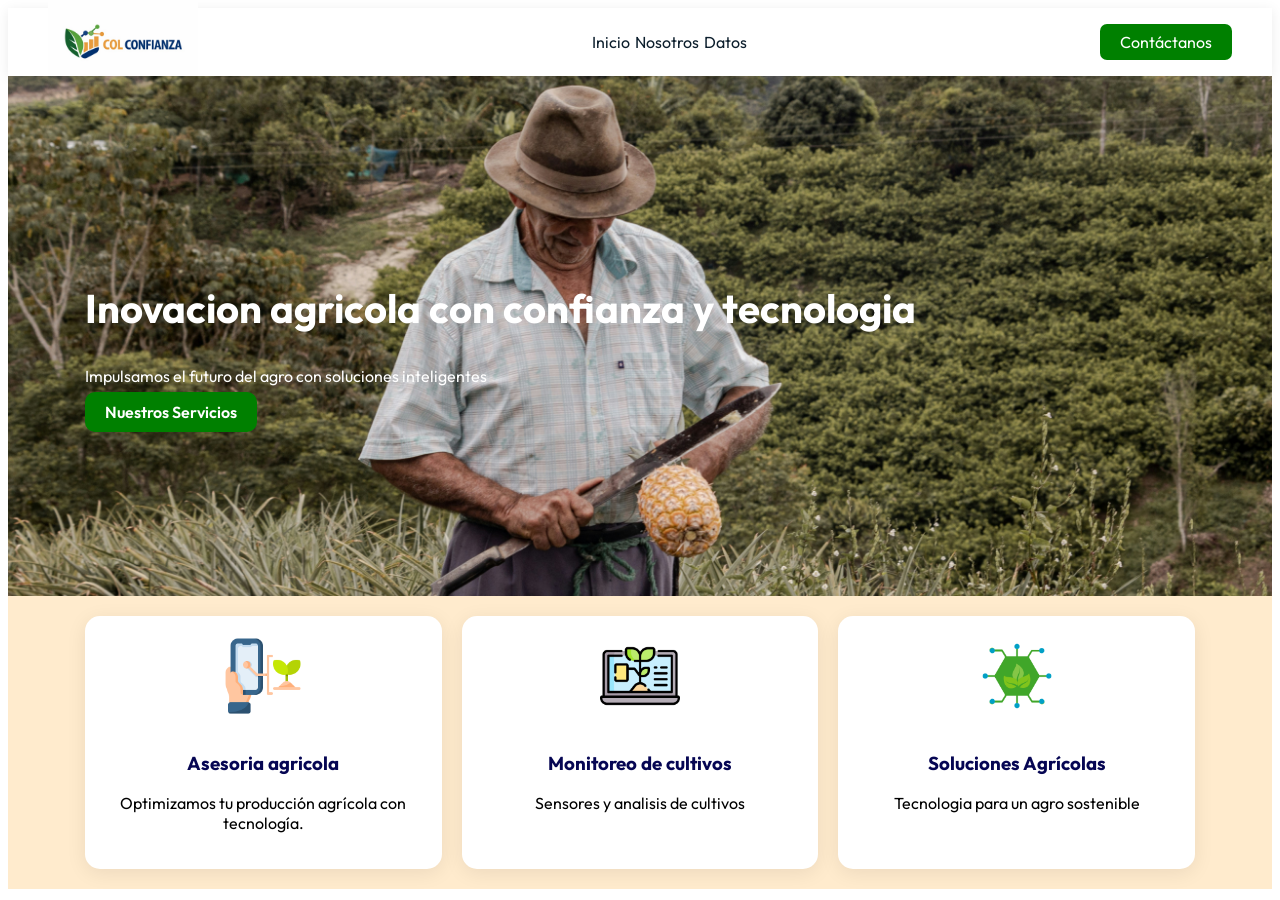
<file: Index.html>
<head>
    <meta charset="UTF-8">
    <meta name="viewport" content="width=device-width, initial-scale=1.0">
    <title>ColConfianza</title>
    <link rel="stylesheet" href="style.css">
    <link href="https://fonts.googleapis.com/css2?family=Outfit:wght@400;600;700&display=swap" rel="stylesheet">
    
    
</head>
<body>
        <nav>
           <a href="index.html" class="logo">
            <img src="img/logoCol.jpeg" alt="ColConfianza">
           </a>

            <ul>
                 <li><a href="index.html">Inicio</a></li>
                <li><a href="about.html">Nosotros</a></li>
                <li><a href="dashboard.html">Datos</a></li>
            </ul>
               
              
        
        <a class="btn-cta" href="contact.html">Contáctanos</a>
        </nav>

        <section class="hero">
            <div class="hero-content">
            <h1>Inovacion agricola con confianza y tecnologia </h1>
            <p> Impulsamos el futuro del agro con soluciones inteligentes</p>
            <a class="btn-ns" href="services.html">Nuestros Servicios</a>
            </div>
            <div class="hero-image">
                <img src="img/heroimg.jpg" alt="Agricultura inteligente">
            </div>

        </section>
        
        </div>
        <section class="servicios">
            <div class="servicios-content">
            <div class="servicios-card">
               <img src="img/asesoria.png" alt="Asesoría agrícola">
                <h3> Asesoria agricola</h3>
                <p> Optimizamos tu producción agrícola con tecnología.</p>
            </div>
         
            <div class="servicios-card">
                <img src="img/monitor.png" alt="Monitoreo de cultivos">
                <h3> Monitoreo de cultivos</h3>
                <p> Sensores y analisis de cultivos</p>
                
            </div>
            <div class="servicios-card">
                <img src="img/icono1.png"alt="Soluciones agrícolas">
            <h3>Soluciones Agrícolas</h3>
            <p>Tecnologia para un agro sostenible </p>
            </div>

            </div>


            
           
        </section>
        <script>
            fetch ("http://127.0.0.1:8000/produccion")
            .then(res=> res.json())
            .then(data =>{
                console.log("Datos cargados:", data.length, "registros");
            })
        </script>

    </body>
</file>
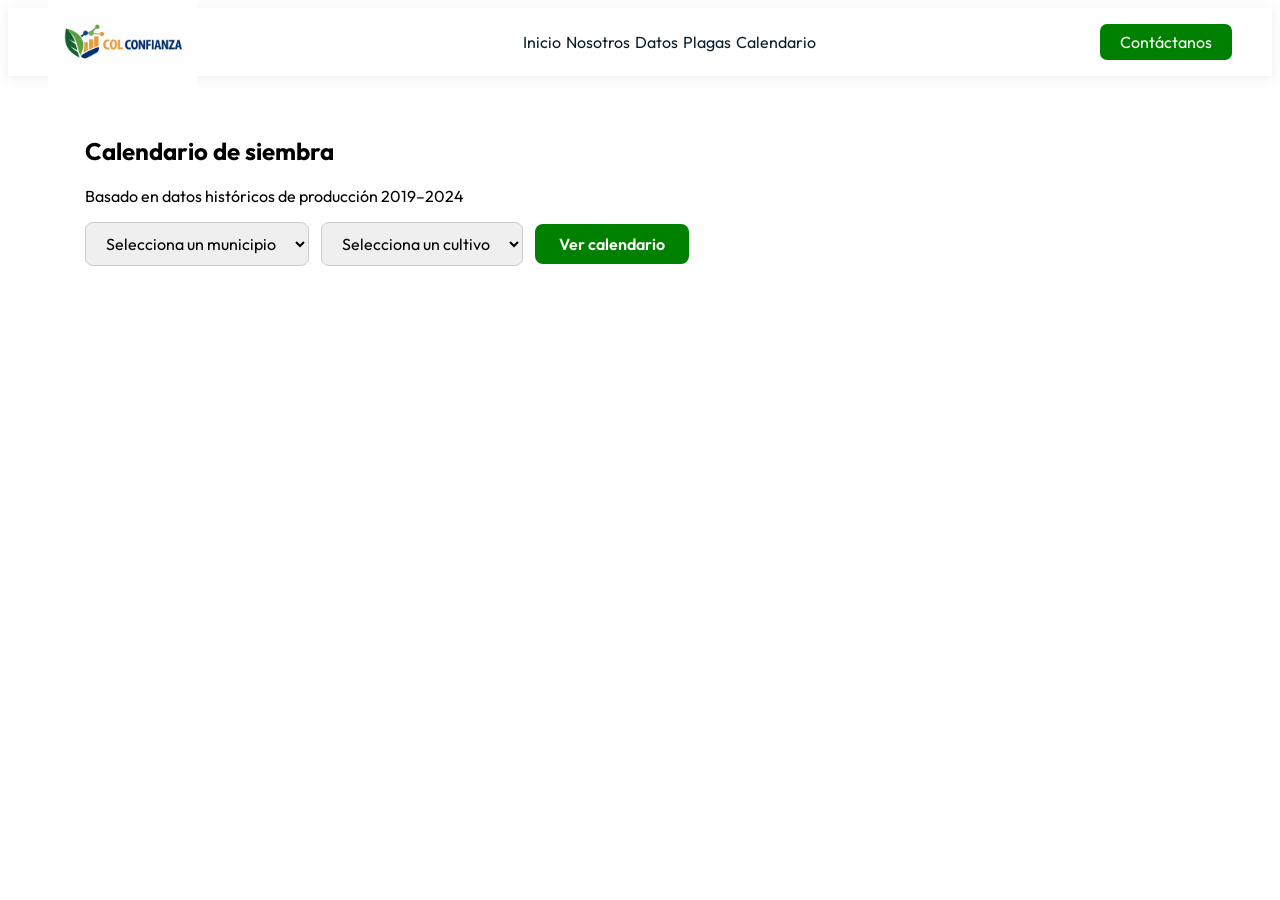
<file: calendario.html>
<!DOCTYPE html>
<html lang="es">
<head>
    <meta charset="UTF-8">
    <meta name="viewport" content="width=device-width, initial-scale=1.0">
    <title>Calendario de Siembra - ColConfianza</title>
    <link rel="stylesheet" href="style.css">
    <link href="https://fonts.googleapis.com/css2?family=Outfit:wght@400;600;700&display=swap" rel="stylesheet">
</head>
<body>
    <nav>
        <a href="index.html" class="logo">
            <img src="img/logoCol.jpeg" alt="ColConfianza">
        </a>
        <ul>
            <li><a href="index.html">Inicio</a></li>
            <li><a href="about.html">Nosotros</a></li>
            <li><a href="dashboard.html">Datos</a></li>
            <li><a href="plagas.html">Plagas</a></li>
            <li><a href="calendario.html">Calendario</a></li>
        </ul>
        <a class="btn-cta" href="contact.html">Contáctanos</a>
    </nav>

    <section class="calendario-section">
        <h2>Calendario de siembra</h2>
        <p>Basado en datos históricos de producción 2019–2024</p>

        <div class="calendario-form">
            <select id="selector-municipio-cal">
                <option value="">Selecciona un municipio</option>
                <option value="Chocontá">Chocontá</option>
                <option value="Machetá">Machetá</option>
                <option value="Manta">Manta</option>
                <option value="Sesquilé">Sesquilé</option>
                <option value="Suesca">Suesca</option>
                <option value="Tibirita">Tibirita</option>
                <option value="Villapinzón">Villapinzón</option>
            </select>

            <select id="selector-cultivo-cal">
                <option value="">Selecciona un cultivo</option>
                <option value="Papa">Papa</option>
                <option value="Arveja">Arveja</option>
            </select>

            <button id="btn-calendario">Ver calendario</button>
        </div>

        <div id="resultado-calendario"></div>
    </section>

    <script src="calendario.js"></script>
</body>
</html>
</file>
<file: style.css>
nav{
display: flex;
align-items: center;
justify-content: space-between;
padding: 0 40px;
height: 68px;
background-color: white;
}
ul{
display: flex;
list-style: none;
gap: 5px;
}
ul li a{
    text-decoration: none;
    color:#0d1f2d;
}
.logo{
    
display: flex;
align-items: center;
}
.logo img{
    width: 150px;
    height: auto;

}
.btn-cta{

    background-color: green;
    color: white;
    border-radius: 7px;
    padding: 8px 20px;
    text-decoration: none;
}
nav{
box-shadow: 0 2px 12px rgba(0, 0, 0, 0.08);
}
.hero{
position: relative;
min-height: 520px;
display: flex;
align-items: center;
padding: 0 6vw;
overflow: hidden;

}
.hero-content{
    position: relative;
z-index: 1;
}
.hero h1{
font-size: 2.5rem;
color: white;
}
.hero p{
color: white;
}
.hero-image{
position: absolute;
inset: 0;
z-index: 0;

}

.hero-image img{
width: 100%;
height: 100%;
border-radius: 0px;
object-fit: cover;
}
.btn-ns{
background-color: green;
color: white;
padding: 10px 20px;
border-radius: 10px;
text-decoration: none;
font-weight: 600;
}
body{
font-family: 'Outfit', sans-serif;
}
.hero::before{
    content: '';
    position: absolute;
    inset: 0;
    background: linear-gradient(180deg, rgba(0, 0, 0, 0.6) 0%, rgba(0, 0, 0, 1) 100%);
    z-index: 0;
}
.servicios{
  
    background-color:blanchedalmond ;

    padding: 20px 6vw;
}
.servicios-content{
    display: flex;
    gap: 20px;
    flex-direction: row;
    align-items: stretch;

}
.servicios-card{
background-color: white;
border-radius: 15px;
padding: 20px;
 text-align: center;
 box-shadow: 0 4px 20px rgba(0,0,0,0.08);
  flex: 1;


}
.servicios-content h3{

    color: rgb(6, 6, 83);
}
.servicios-card img{
    width: 80px;
    height: 80px;
    object-fit: contain;
    margin-bottom: 1rem;


}
.dashboard {
    padding: 40px 6vw;
}

.dashboard h2 {
    color: #0d1f2d;
    font-size: 1.8rem;
    margin-bottom: 20px;
}

#selector-municipio {
    padding: 10px 16px;
    border-radius: 8px;
    border: 1px solid #ccc;
    font-family: 'Outfit', sans-serif;
    font-size: 1rem;
    margin-bottom: 24px;
    cursor: pointer;
}
#selector-cultivo {
    padding: 10px 16px;
    border-radius: 8px;
    border: 1px solid #ccc;
    font-family: 'Outfit', sans-serif;
    font-size: 1rem;
    margin-bottom: 24px;
    cursor: pointer;
}

#resultados table {
    width: 100%;
    border-collapse: collapse;
}

#resultados th {
    background-color: green;
    color: white;
    padding: 12px 16px;
    text-align: left;
}

#resultados td {
    padding: 10px 16px;
    border-bottom: 1px solid #eee;
}

#resultados tr:hover {
    background-color: #f5f5f5;
}

.contact-section {
    padding: 40px 6vw;
    background-color: #f7f7f2;
}

.contact-container {
    display: flex;
    gap: 30px;
    flex-wrap: wrap;
    align-items: stretch;
}

.contact-left, .contact-right {
    flex: 1 1 430px;
}

.contact-left h2 {
    color: #0d1f2d;
    margin-bottom: 16px;
}

.contact-left p {
    color: #4d5360;
    line-height: 1.7;
    margin-bottom: 28px;
}

.contact-info-item {
    display: flex;
    align-items: center;
    gap: 12px;
    margin-bottom: 16px;
    color: #0d1f2d;
}

.contact-info-item span {
    font-size: 1.2rem;
}

.contact-socials a {
    display: inline-block;
    margin-right: 14px;
    color: #0d1f2d;
    text-decoration: none;
    font-weight: 600;
}

.contact-card {
    background-color: white;
    border-radius: 24px;
    padding: 32px;
    box-shadow: 0 20px 50px rgba(0, 0, 0, 0.08);
}

.contact-card h3 {
    color: #0d1f2d;
    margin-bottom: 24px;
}

#contact-form input,
#contact-form textarea {
    width: 100%;
    border: 1px solid #e0e0e0;
    border-radius: 14px;
    padding: 14px 16px;
    margin-bottom: 16px;
    font-family: 'Outfit', sans-serif;
    font-size: 1rem;
    color: #0d1f2d;
}

#contact-form textarea {
    resize: vertical;
}

.grid-two {
    display: grid;
    grid-template-columns: repeat(2, minmax(0, 1fr));
    gap: 16px;
    margin-bottom: 16px;
}

.form-message {
    margin-top: 10px;
    font-size: 0.95rem;
}

@media (max-width: 900px) {
    .contact-container {
        flex-direction: column;
    }
    .grid-two {
        grid-template-columns: 1fr;
    }
}
.plagas-section {
    padding: 40px 6vw;
}

.plagas-section h2 {
    color: #0d1f2d;
    font-size: 1.8rem;
    margin-bottom: 8px;
}

.plagas-section p {
    color: #666;
    margin-bottom: 24px;
}

.plagas-form {
    display: flex;
    gap: 12px;
    flex-wrap: wrap;
    margin-bottom: 32px;
    align-items: center;
}

.plagas-form select {
    padding: 10px 16px;
    border-radius: 8px;
    border: 1px solid #ccc;
    font-family: 'Outfit', sans-serif;
    font-size: 1rem;
    cursor: pointer;
}

.plagas-form button {
    background-color: green;
    color: white;
    border: none;
    padding: 10px 24px;
    border-radius: 8px;
    font-family: 'Outfit', sans-serif;
    font-size: 1rem;
    font-weight: 600;
    cursor: pointer;
}

.plaga-card {
    background: white;
    border-radius: 12px;
    padding: 20px;
    margin-bottom: 16px;
    box-shadow: 0 4px 20px rgba(0,0,0,0.08);
    border-left: 4px solid #cc0000;
}

.plaga-card h4 {
    color: #cc0000;
    font-size: 1.1rem;
    margin-bottom: 8px;
}

.plaga-card h5 {
    color: #0d1f2d;
    margin: 12px 0 8px;
}

.plaga-card p {
    color: #444;
    margin: 4px 0;
    font-size: 0.95rem;
}

#resultado-plagas > p {
    font-size: 1rem;
    color: #333;
    margin-bottom: 16px;
    font-weight: 600;
}
.calendario-section {
    padding: 40px 6vw;
}

.calendario-form {
    display: flex;
    gap: 12px;
    flex-wrap: wrap;
    margin-bottom: 32px;
    align-items: center;
}

.calendario-form select {
    padding: 10px 16px;
    border-radius: 8px;
    border: 1px solid #ccc;
    font-family: 'Outfit', sans-serif;
    font-size: 1rem;
    cursor: pointer;
}

.calendario-form button {
    background-color: green;
    color: white;
    border: none;
    padding: 10px 24px;
    border-radius: 8px;
    font-family: 'Outfit', sans-serif;
    font-size: 1rem;
    font-weight: 600;
    cursor: pointer;
}

.calendario-header {
    background-color: #1a4a1a;
    color: white;
    padding: 20px;
    border-radius: 12px 12px 0 0;
    margin-bottom: 0;
}

.calendario-header h3 {
    font-size: 1.2rem;
    margin: 0 0 4px;
}

.calendario-header p {
    font-size: 0.85rem;
    opacity: 0.8;
    margin: 0;
}

.meses-grid {
    display: grid;
    grid-template-columns: repeat(4, 1fr);
    gap: 10px;
    padding: 20px;
    background: #f9f9f9;
    border-radius: 0 0 12px 12px;
    margin-bottom: 12px;
}

.mes-card {
    border-radius: 10px;
    padding: 12px 8px;
    text-align: center;
    background: #f0f0f0;
}

.mes-card.siembra {
    background: #e8f5e9;
    border: 1.5px solid #4caf50;
}

.mes-card.cosecha {
    background: #fff3e0;
    border: 1.5px solid #ff9800;
}

.mes-card.descanso {
    background: #f5f5f5;
    border: 1.5px solid #ccc;
}

.mes-nombre {
    display: block;
    font-size: 0.85rem;
    font-weight: 600;
    color: #333;
    margin-bottom: 4px;
}

.mes-emoji {
    font-size: 1.3rem;
}

.calendario-leyenda {
    display: flex;
    gap: 20px;
    padding: 12px 0;
    font-size: 0.9rem;
}

.leyenda-item {
    display: flex;
    align-items: center;
    gap: 6px;
}

.recomendacion-card {
    background: #e8f5e9;
    border: 1.5px solid #4caf50;
    border-radius: 12px;
    padding: 16px 20px;
    margin-top: 16px;
    font-size: 0.95rem;
    color: #1a4a1a;
}

.recomendacion-card strong {
    display: block;
    margin-bottom: 4px;
    font-size: 1rem;
}
.seccion-demanda {
    margin-top: 40px;
    padding: 24px;
    background: white;
    border-radius: 16px;
    box-shadow: 0 4px 20px rgba(0,0,0,0.08);
}

.seccion-demanda h3 {
    color: #0d1f2d;
    font-size: 1.3rem;
    margin-bottom: 20px;
    padding-bottom: 12px;
    border-bottom: 2px solid #e8f5e9;
}

.demanda-area {
    background: #e8f5e9;
    border-radius: 10px;
    padding: 14px 20px;
    margin-bottom: 20px;
    display: flex;
    align-items: center;
    gap: 12px;
}

.demanda-area span {
    font-size: 13px;
    color: #555;
}

.demanda-area strong {
    font-size: 1.5rem;
    color: #1a4a1a;
}

.productos-grid {
    display: grid;
    grid-template-columns: repeat(auto-fit, minmax(180px, 1fr));
    gap: 12px;
}

.producto-card {
    background: #f9f9f9;
    border-radius: 12px;
    padding: 16px;
    border: 1px solid #e0e0e0;
    text-align: center;
}

.producto-card .producto-nombre {
    font-size: 13px;
    font-weight: 600;
    color: #0d1f2d;
    margin-bottom: 8px;
    display: block;
}

.producto-card .producto-cantidad {
    font-size: 1.4rem;
    font-weight: 700;
    color: green;
    display: block;
}

.producto-card .producto-unidad {
    font-size: 12px;
    color: #888;
}
</file>
